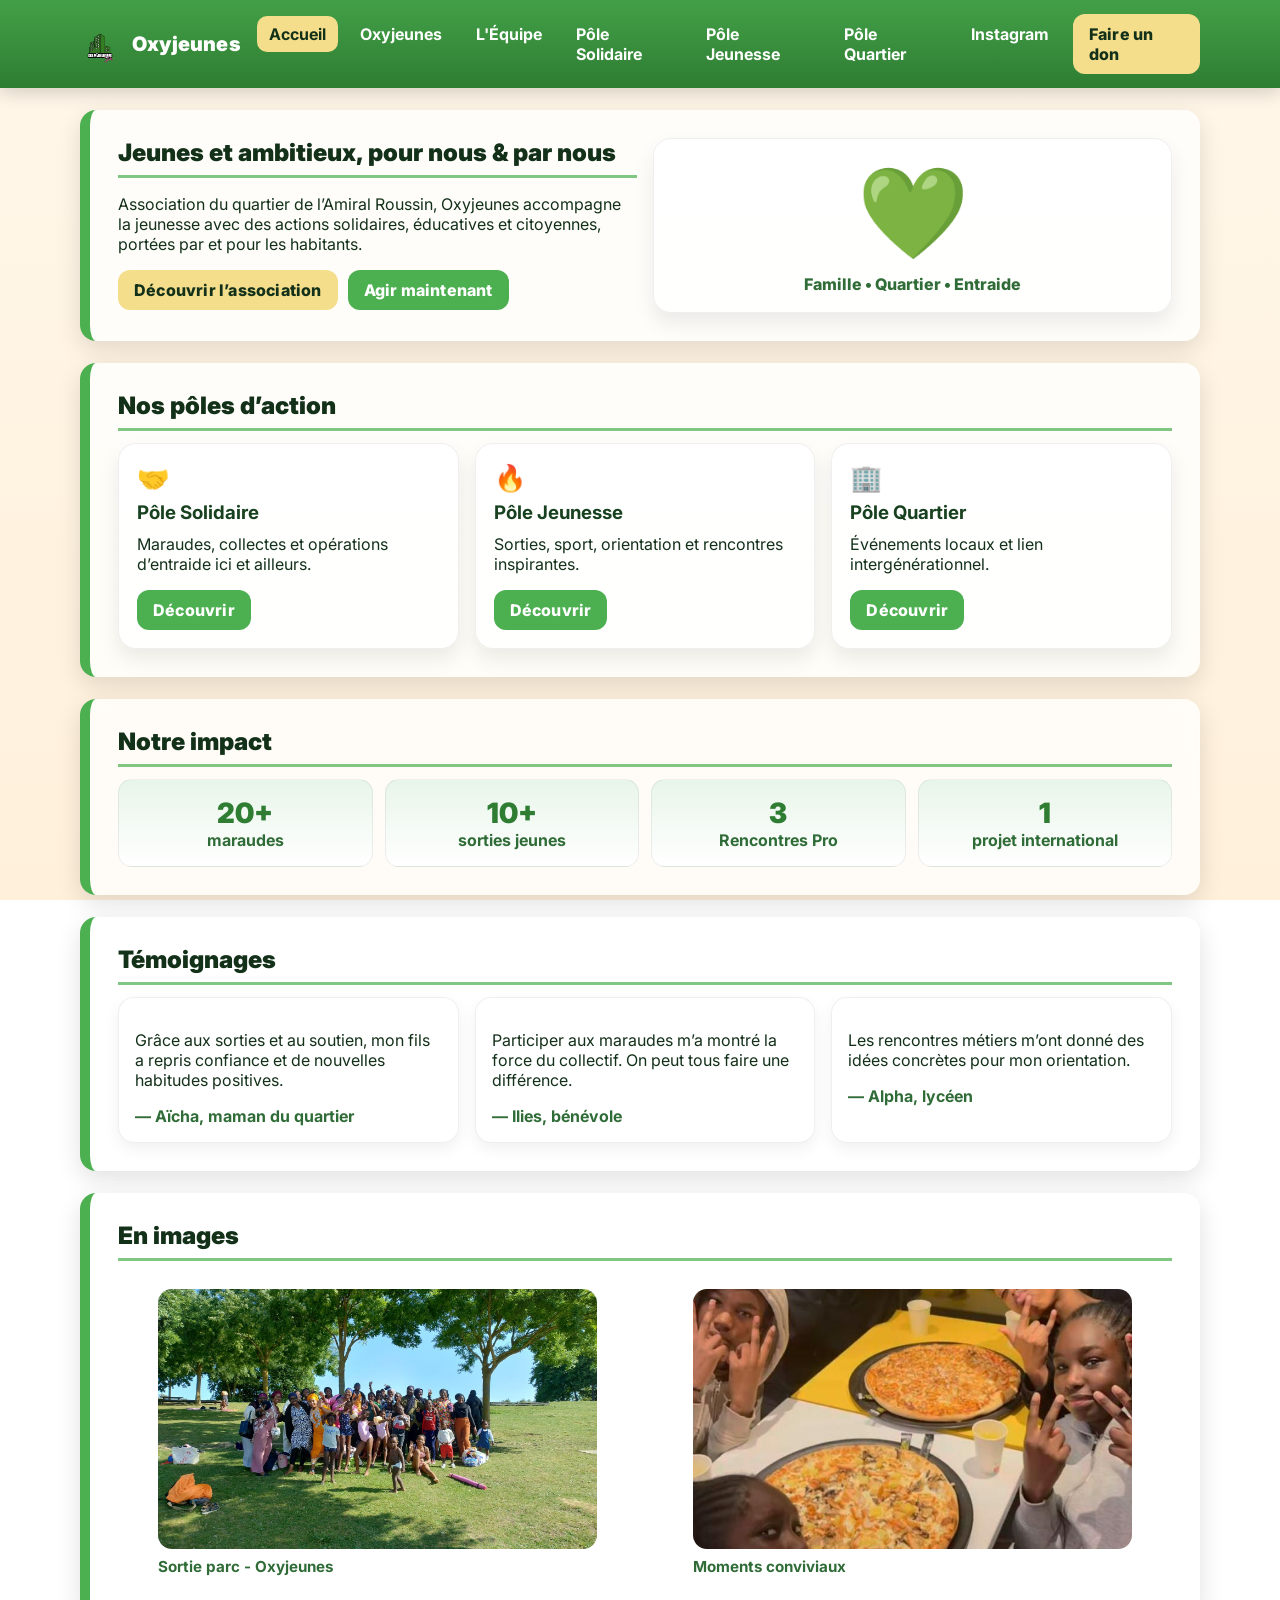
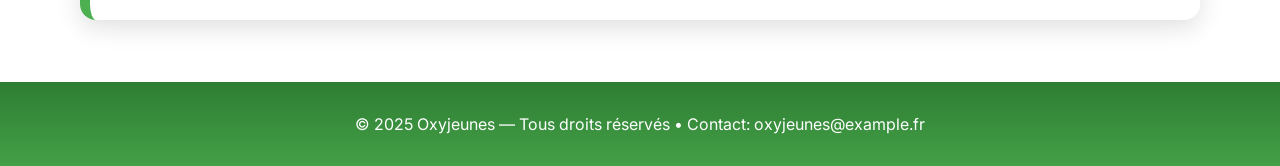
<file: index.html>
<!DOCTYPE html>
<html lang="fr">
<head>
  <meta charset="UTF-8" />
  <meta name="viewport" content="width=device-width, initial-scale=1" />
  <title>Oxyjeunes - Accueil</title>
  <link rel="preconnect" href="https://fonts.gstatic.com" crossorigin />
  <link href="https://fonts.googleapis.com/css2?family=Inter:wght@400;600;800;900&display=swap" rel="stylesheet">
  <link rel="stylesheet" href="style.css" />
  <script src="menu.js" defer></script>
</head>
<body>

  <!-- HEADER -->
  <header class="fixed-header">
    <div class="inner">
      <a class="brand" href="index.html" aria-label="Oxyjeunes">
        <img class="logo-img" src="images/logo-oxyjeunes.jpg" alt="Logo Oxyjeunes">
        <span class="name">Oxyjeunes</span>
      </a>
      <nav aria-label="Navigation principale">
        <ul id="menu">
          <li><a href="index.html" class="active">Accueil</a></li>
          <li><a href="oxyjeunes.html">Oxyjeunes</a></li>
          <li><a href="equipe.html">L'Équipe</a></li>
          <li><a href="solidaire.html">Pôle Solidaire</a></li>
          <li><a href="jeunesse.html">Pôle Jeunesse</a></li>
          <li><a href="quartier.html">Pôle Quartier</a></li>
          <li><a href="instagram.html">Instagram</a></li>
        </ul>
        <div class="cta-header">
          <a class="btn btn-primary" href="dons.html">Faire un don</a>
          <button id="menu-toggle" aria-label="Ouvrir le menu" aria-expanded="false">☰</button>
        </div>
      </nav>
    </div>
  </header>

  <main>
    <section class="section reveal">
      <div class="grid-2">
        <div>
          <h2 class="m-0">Jeunes et ambitieux, pour nous & par nous</h2>
          <p class="mt-16">
            Association du quartier de l’Amiral Roussin, Oxyjeunes accompagne la jeunesse avec des actions solidaires, éducatives et citoyennes, portées par et pour les habitants.
          </p>
          <div class="actions mt-16">
            <a class="btn btn-primary" href="oxyjeunes.html">Découvrir l’association</a>
            <a class="btn" style="background:var(--green-400); color:white" href="instagram.html">Agir maintenant</a>
          </div>
        </div>
        <div class="pole-card center" aria-hidden="true">
          <div style="font-size:90px">💚</div>
          <div class="mt-8" style="color:var(--muted); font-weight:800">Famille • Quartier • Entraide</div>
        </div>
      </div>
    </section>

    <!-- PÔLES D'ACTION -->
    <section class="section reveal">
      <h2>Nos pôles d’action</h2>
      <div class="grid-3">
        <a class="pole-card" href="solidaire.html">
          <div class="icon">🤝</div>
          <h3 class="m-0">Pôle Solidaire</h3>
          <p class="mt-8">Maraudes, collectes et opérations d’entraide ici et ailleurs.</p>
          <div class="actions mt-8"><span class="btn" style="background:var(--green-400); color:white">Découvrir</span></div>
        </a>
        <a class="pole-card" href="jeunesse.html">
          <div class="icon">🔥</div>
          <h3 class="m-0">Pôle Jeunesse</h3>
          <p class="mt-8">Sorties, sport, orientation et rencontres inspirantes.</p>
          <div class="actions mt-8"><span class="btn" style="background:var(--green-400); color:white">Découvrir</span></div>
        </a>
        <a class="pole-card" href="quartier.html">
          <div class="icon">🏢</div>
          <h3 class="m-0">Pôle Quartier</h3>
          <p class="mt-8">Événements locaux et lien intergénérationnel.</p>
          <div class="actions mt-8"><span class="btn" style="background:var(--green-400); color:white">Découvrir</span></div>
        </a>
      </div>
    </section>

    <!-- CHIFFRES CLÉS -->
    <section class="section reveal">
      <h2>Notre impact</h2>
      <div class="stats">
        <div class="stat"><div class="n">20+</div><div class="l">maraudes</div></div>
        <div class="stat"><div class="n">10+</div><div class="l">sorties jeunes</div></div>
        <div class="stat"><div class="n">3</div><div class="l">Rencontres Pro</div></div>
        <div class="stat"><div class="n">1</div><div class="l">projet international</div></div>
      </div>
    </section>

    <!-- TÉMOIGNAGES -->
    <section class="section reveal">
      <h2>Témoignages</h2>
      <div class="grid-3">
        <div class="testimonial">
          <p>Grâce aux sorties et au soutien, mon fils a repris confiance et de nouvelles habitudes positives.</p>
          <div class="who">— Aïcha, maman du quartier</div>
        </div>
        <div class="testimonial">
          <p>Participer aux maraudes m’a montré la force du collectif. On peut tous faire une différence.</p>
          <div class="who">— Ilies, bénévole</div>
        </div>
        <div class="testimonial">
          <p>Les rencontres métiers m’ont donné des idées concrètes pour mon orientation.</p>
          <div class="who">— Alpha, lycéen</div>
        </div>
      </div>
    </section>
    
    <!-- PHOTOS -->
    <section class="section reveal">
      <h2>En images</h2>
      <div class="grid-2">
        <figure class="photo">
          <img src="images/i3.jpg" alt="Grand groupe d’enfants et d’adultes souriants dans un parc, journée ensoleillée" loading="lazy">
          <figcaption>Sortie parc - Oxyjeunes</figcaption>
        </figure>
        <figure class="photo">
          <img src="images/i12.jpg" alt="Groupe de jeunes autour de deux grandes pizzas, ambiance conviviale" loading="lazy">
          <figcaption>Moments conviviaux</figcaption>
        </figure>
      </div>
    </section>
  </main>

  <!-- FOOTER -->
  <footer class="fixed-footer">
    <p>&copy; 2025 Oxyjeunes — Tous droits réservés • Contact: oxyjeunes@example.fr</p>
  </footer>

</body>
</html>
</file>
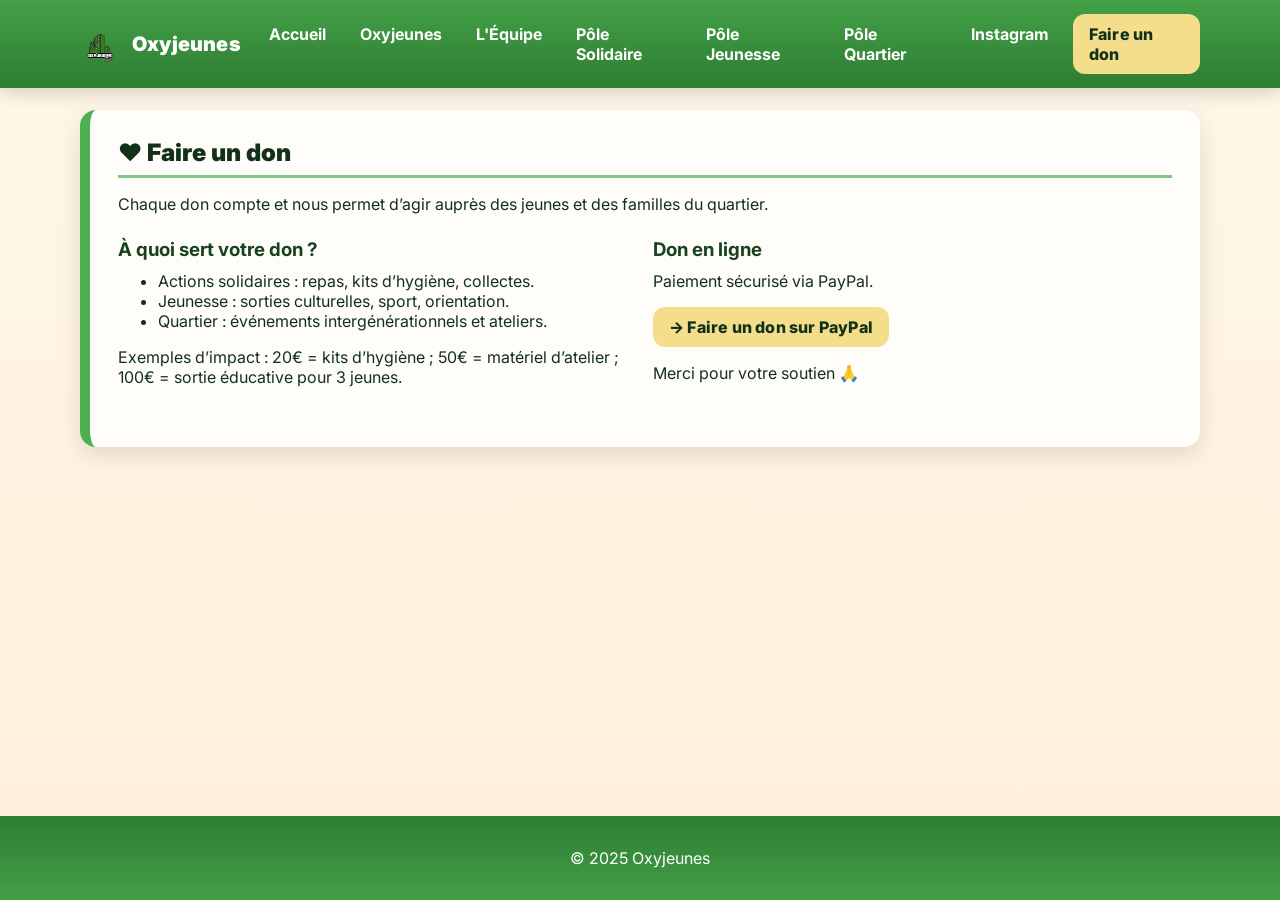
<file: dons.html>
<!DOCTYPE html>
<html lang="fr">
<head>
  <meta charset="UTF-8" />
  <meta name="viewport" content="width=device-width, initial-scale=1" />
  <title>Oxyjeunes - Faire un don</title>
  <link href="https://fonts.googleapis.com/css2?family=Inter:wght@400;600;800;900&display=swap" rel="stylesheet">
  <link rel="stylesheet" href="style.css" />
  <script src="menu.js" defer></script>
</head>
<body>

  <!-- HEADER -->
  <header class="fixed-header">
    <div class="inner">
      <a class="brand" href="index.html" aria-label="Oxyjeunes">
        <img class="logo-img" src="images/logo-oxyjeunes.jpg" alt="Logo Oxyjeunes">
        <span class="name">Oxyjeunes</span>
      </a>
      <nav aria-label="Navigation principale">
        <ul id="menu">
          <li><a href="index.html">Accueil</a></li>
          <li><a href="oxyjeunes.html">Oxyjeunes</a></li>
          <li><a href="equipe.html">L'Équipe</a></li>
          <li><a href="solidaire.html">Pôle Solidaire</a></li>
          <li><a href="jeunesse.html">Pôle Jeunesse</a></li>
          <li><a href="quartier.html">Pôle Quartier</a></li>
          <li><a href="instagram.html">Instagram</a></li>
        </ul>
        <div class="cta-header">
          <a class="btn btn-primary" href="dons.html">Faire un don</a>
          <button id="menu-toggle" aria-label="Ouvrir le menu" aria-expanded="false">☰</button>
        </div>
      </nav>
    </div>
  </header>

  <main>
    <section class="section reveal">
      <h2>❤️ Faire un don</h2>
      <p>Chaque don compte et nous permet d’agir auprès des jeunes et des familles du quartier.</p>

      <div class="grid-2 mt-16">
        <div>
          <h3>À quoi sert votre don ?</h3>
          <ul class="mt-8">
            <li>Actions solidaires : repas, kits d’hygiène, collectes.</li>
            <li>Jeunesse : sorties culturelles, sport, orientation.</li>
            <li>Quartier : événements intergénérationnels et ateliers.</li>
          </ul>
          <p class="mt-16">Exemples d’impact : 20€ = kits d’hygiène ; 50€ = matériel d’atelier ; 100€ = sortie éducative pour 3 jeunes.</p>
        </div>

        <div>
          <h3>Don en ligne</h3>
          <p class="mt-8">Paiement sécurisé via PayPal.</p>
          <p class="mt-8">
            <a class="btn btn-primary" href="https://paypal.me/oxyjeunes15?country.x=FR&locale.x=fr_FR" target="_blank" rel="noopener">→ Faire un don sur PayPal</a>
          </p>
          <p class="mt-8">Merci pour votre soutien 🙏</p>
        </div>
      </div>

      <div class="actions mt-16"></div>
    </section>
  </main>

  <!-- FOOTER -->
  <footer class="fixed-footer">
    <p>&copy; 2025 Oxyjeunes</p>
  </footer>

</body>
</html>
</file>
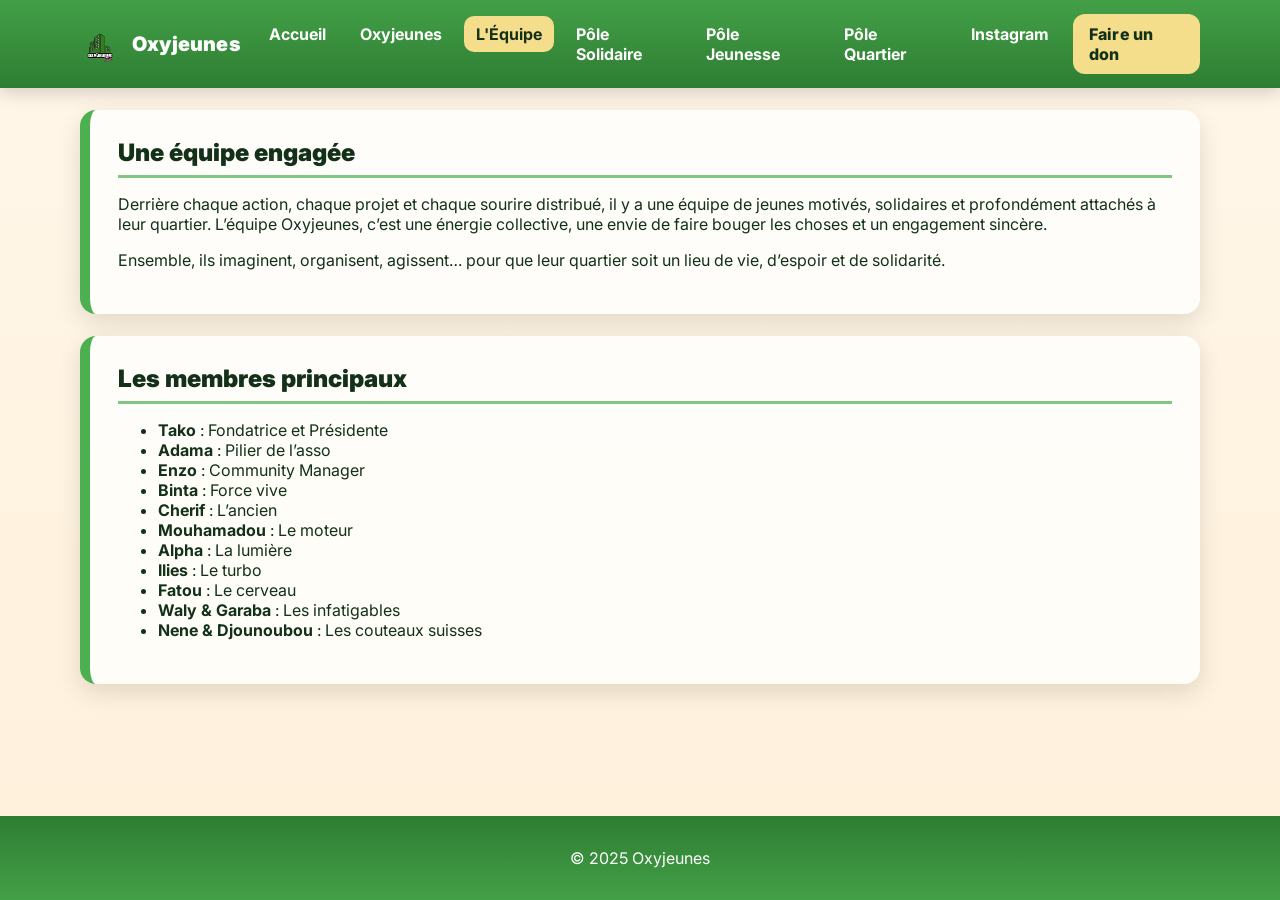
<file: equipe.html>
<!DOCTYPE html>
<html lang="fr">
<head>
  <meta charset="UTF-8" />
  <meta name="viewport" content="width=device-width, initial-scale=1" />
  <title>Oxyjeunes - L'Équipe</title>
  <link href="https://fonts.googleapis.com/css2?family=Inter:wght@400;600;800;900&display=swap" rel="stylesheet">
  <link rel="stylesheet" href="style.css" />
  <script src="menu.js" defer></script>
</head>
<body>

  <!-- HEADER -->
  <header class="fixed-header">
    <div class="inner">
      <a class="brand" href="index.html" aria-label="Oxyjeunes">
        <img class="logo-img" src="images/logo-oxyjeunes.jpg" alt="Logo Oxyjeunes">
        <span class="name">Oxyjeunes</span>
      </a>
      <nav aria-label="Navigation principale">
        <ul id="menu">
          <li><a href="index.html">Accueil</a></li>
          <li><a href="oxyjeunes.html">Oxyjeunes</a></li>
          <li><a href="equipe.html" class="active">L'Équipe</a></li>
          <li><a href="solidaire.html">Pôle Solidaire</a></li>
          <li><a href="jeunesse.html">Pôle Jeunesse</a></li>
          <li><a href="quartier.html">Pôle Quartier</a></li>
          <li><a href="instagram.html">Instagram</a></li>
        </ul>
        <div class="cta-header">
          <a class="btn btn-primary" href="dons.html">Faire un don</a>
          <button id="menu-toggle" aria-label="Ouvrir le menu" aria-expanded="false">☰</button>
        </div>
      </nav>
    </div>
  </header>

  <main>
    <!-- PRÉSENTATION ÉQUIPE -->
    <section class="section reveal">
      <h2>Une équipe engagée</h2>
      <p>
        Derrière chaque action, chaque projet et chaque sourire distribué, il y a une équipe de jeunes motivés, 
        solidaires et profondément attachés à leur quartier. L’équipe Oxyjeunes, c’est une énergie collective, 
        une envie de faire bouger les choses et un engagement sincère.
      </p>
      <p>
        Ensemble, ils imaginent, organisent, agissent… pour que leur quartier soit un lieu de vie, d’espoir et de solidarité.
      </p>
    </section>

    <!-- MEMBRES -->
    <section class="section reveal">
      <h2>Les membres principaux</h2>
      <ul>
        <li><strong>Tako</strong> : Fondatrice et Présidente</li>
        <li><strong>Adama</strong> : Pilier de l’asso</li>
        <li><strong>Enzo</strong> : Community Manager</li>
        <li><strong>Binta</strong> : Force vive</li>
        <li><strong>Cherif</strong> : L’ancien</li>
        <li><strong>Mouhamadou</strong> : Le moteur</li>
        <li><strong>Alpha</strong> : La lumière</li>
        <li><strong>Ilies</strong> : Le turbo</li>
        <li><strong>Fatou</strong> : Le cerveau</li>
        <li><strong>Waly & Garaba</strong> : Les infatigables</li>
        <li><strong>Nene & Djounoubou</strong> : Les couteaux suisses</li>
      </ul>
    </section>
  </main>

  <!-- FOOTER -->
  <footer class="fixed-footer">
    <p>&copy; 2025 Oxyjeunes</p>
  </footer>

</body>
</html>
</file>
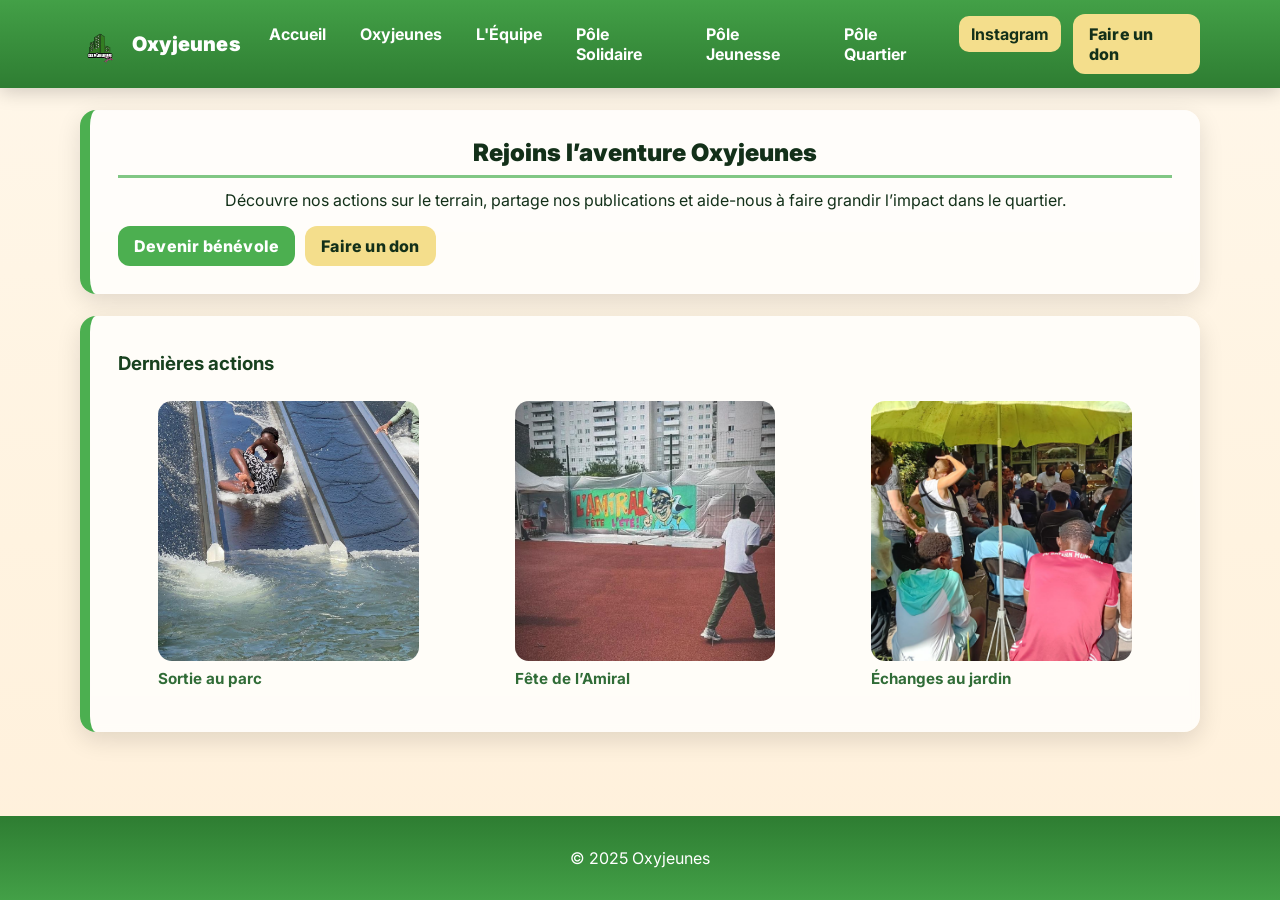
<file: instagram.html>
<!DOCTYPE html>
<html lang="fr">
<head>
  <meta charset="UTF-8" />
  <meta name="viewport" content="width=device-width, initial-scale=1" />
  <title>Oxyjeunes - Instagram</title>
  <link href="https://fonts.googleapis.com/css2?family=Inter:wght@400;600;800;900&display=swap" rel="stylesheet">
  <link rel="stylesheet" href="style.css" />
  <script src="menu.js" defer></script>
</head>
<body>

  <!-- HEADER -->
  <header class="fixed-header">
    <div class="inner">
      <a class="brand" href="index.html" aria-label="Oxyjeunes">
        <img class="logo-img" src="images/logo-oxyjeunes.jpg" alt="Logo Oxyjeunes">
        <span class="name">Oxyjeunes</span>
      </a>
      <nav aria-label="Navigation principale">
        <ul id="menu">
          <li><a href="index.html">Accueil</a></li>
          <li><a href="oxyjeunes.html">Oxyjeunes</a></li>
          <li><a href="equipe.html">L'Équipe</a></li>
          <li><a href="solidaire.html">Pôle Solidaire</a></li>
          <li><a href="jeunesse.html">Pôle Jeunesse</a></li>
          <li><a href="quartier.html">Pôle Quartier</a></li>
          <li><a href="instagram.html" class="active">Instagram</a></li>
        </ul>
        <div class="cta-header">
          <a class="btn btn-primary" href="dons.html">Faire un don</a>
          <button id="menu-toggle" aria-label="Ouvrir le menu" aria-expanded="false">☰</button>
        </div>
      </nav>
    </div>
  </header>

  <main>
    <section class="section reveal center">
      <h2 class="m-0">Rejoins l’aventure Oxyjeunes</h2>
      <p class="mt-8">Découvre nos actions sur le terrain, partage nos publications et aide-nous à faire grandir l’impact dans le quartier.</p>
      <div class="actions mt-16">
        <a class="btn" style="background:var(--green-400); color:white" href="https://www.instagram.com/oxyjeunes_/" target="_blank" rel="noopener">Devenir bénévole</a>
        <a class="btn btn-primary" href="dons.html">Faire un don</a>
      </div>
    </section>

    <!-- DERNIÈRES ACTIONS -->
    <section class="section reveal">
      <h3>Dernières actions</h3>
      <div class="grid-3">
        <figure class="photo">
          <img src="images/tobogan.jpg" alt="Jeune qui descend un toboggan d’eau, éclaboussures" loading="lazy">
          <figcaption>Sortie au parc</figcaption>
        </figure>
        <figure class="photo">
          <img src="images/feteamiral.jpg" alt="Terrain rouge de quartier avec banderole L’Amiral fête l’été" loading="lazy">
          <figcaption>Fête de l’Amiral</figcaption>
        </figure>
        <figure class="photo">
          <img src="images/i5.jpg" alt="Atelier au jardin avec de nombreux jeunes sous un parasol" loading="lazy">
          <figcaption>Échanges au jardin</figcaption>
        </figure>
      </div>
    </section>
  </main>

  <!-- FOOTER -->
  <footer class="fixed-footer">
    <p>&copy; 2025 Oxyjeunes</p>
  </footer>

</body>
</html>
</file>
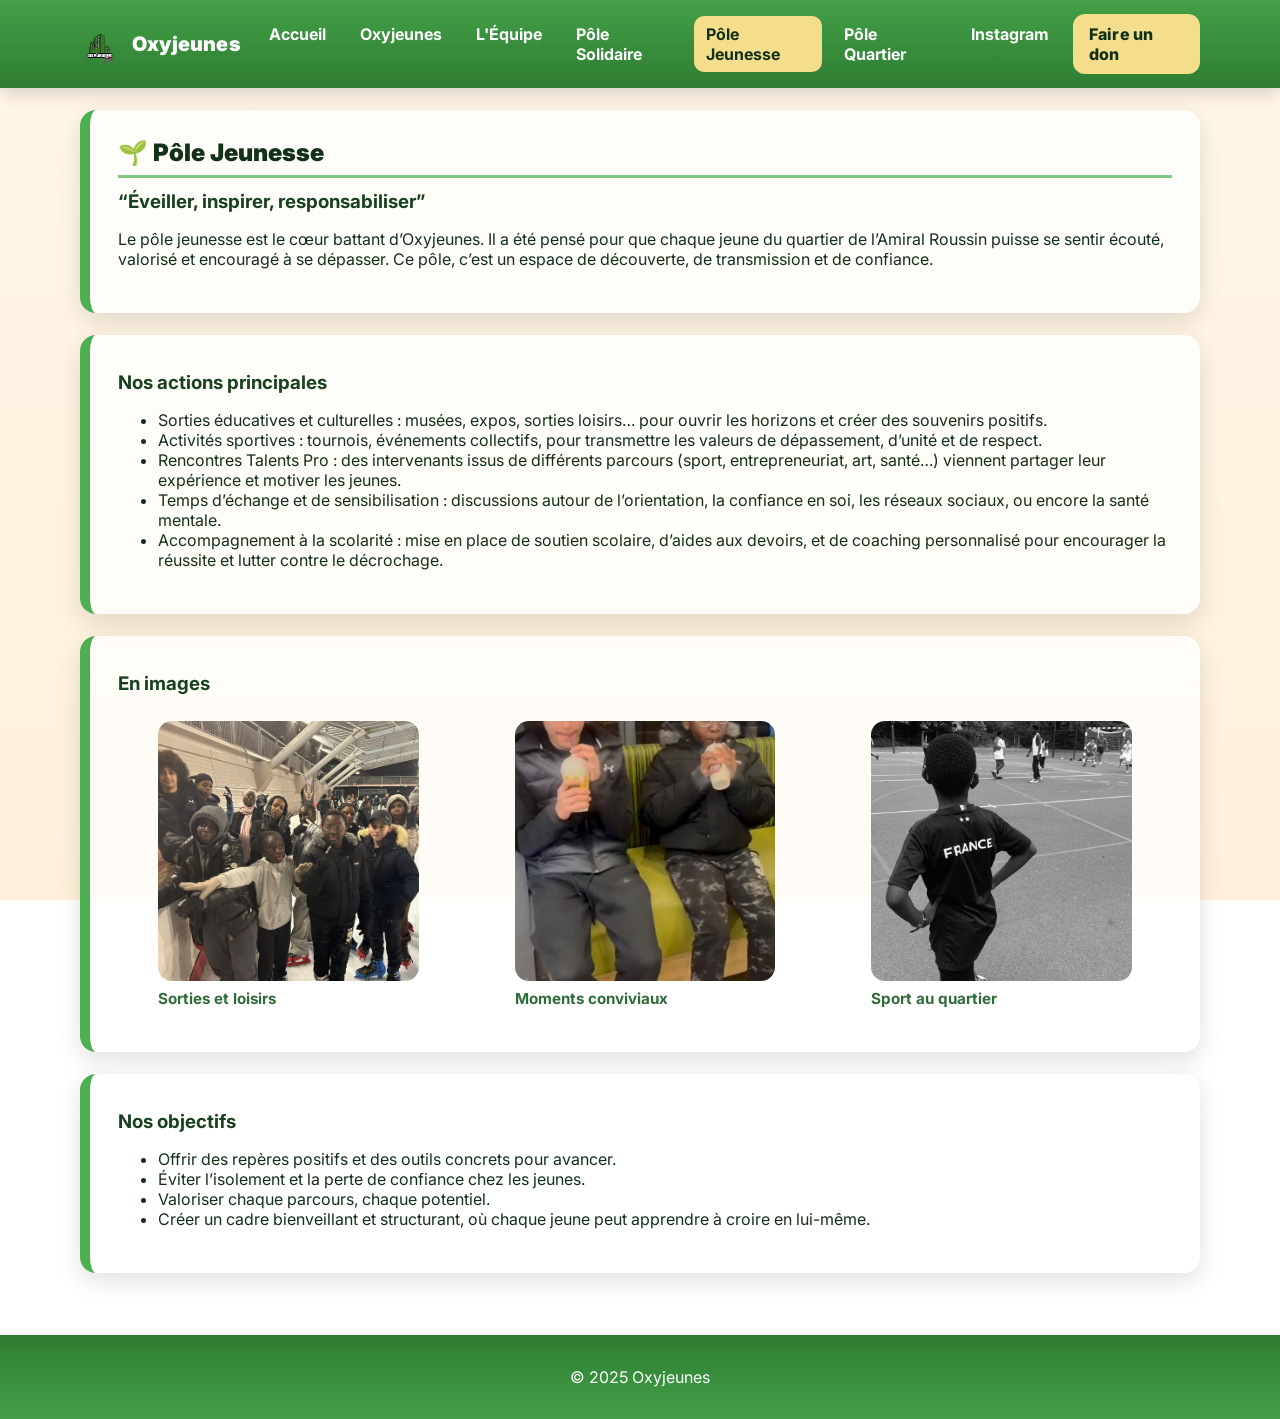
<file: jeunesse.html>
<!DOCTYPE html>
<html lang="fr">
<head>
  <meta charset="UTF-8" />
  <meta name="viewport" content="width=device-width, initial-scale=1" />
  <title>Oxyjeunes - Pôle Jeunesse</title>
  <link href="https://fonts.googleapis.com/css2?family=Inter:wght@400;600;800;900&display=swap" rel="stylesheet">
  <link rel="stylesheet" href="style.css" />
  <script src="menu.js" defer></script>
</head>
<body>

  <!-- HEADER -->
  <header class="fixed-header">
    <div class="inner">
      <a class="brand" href="index.html" aria-label="Oxyjeunes">
        <img class="logo-img" src="images/logo-oxyjeunes.jpg" alt="Logo Oxyjeunes">
        <span class="name">Oxyjeunes</span>
      </a>
      <nav aria-label="Navigation principale">
        <ul id="menu">
          <li><a href="index.html">Accueil</a></li>
          <li><a href="oxyjeunes.html">Oxyjeunes</a></li>
          <li><a href="equipe.html">L'Équipe</a></li>
          <li><a href="solidaire.html">Pôle Solidaire</a></li>
          <li><a href="jeunesse.html" class="active">Pôle Jeunesse</a></li>
          <li><a href="quartier.html">Pôle Quartier</a></li>
          <li><a href="instagram.html">Instagram</a></li>
        </ul>
        <div class="cta-header">
          <a class="btn btn-primary" href="dons.html">Faire un don</a>
          <button id="menu-toggle" aria-label="Ouvrir le menu" aria-expanded="false">☰</button>
        </div>
      </nav>
    </div>
  </header>

  <main>
    <section class="section reveal">
      <h2>🌱 Pôle Jeunesse</h2>
      <h3>“Éveiller, inspirer, responsabiliser”</h3>
      <p>Le pôle jeunesse est le cœur battant d’Oxyjeunes. Il a été pensé pour que chaque jeune du quartier de l’Amiral Roussin puisse se sentir écouté, valorisé et encouragé à se dépasser. Ce pôle, c’est un espace de découverte, de transmission et de confiance.</p>
    </section>

    <!-- ACTIONS -->
    <section class="section reveal">
      <h3>Nos actions principales</h3>
      <ul>
        <li>Sorties éducatives et culturelles : musées, expos, sorties loisirs… pour ouvrir les horizons et créer des souvenirs positifs.</li>
        <li>Activités sportives : tournois, événements collectifs, pour transmettre les valeurs de dépassement, d’unité et de respect.</li>
        <li>Rencontres Talents Pro : des intervenants issus de différents parcours (sport, entrepreneuriat, art, santé…) viennent partager leur expérience et motiver les jeunes.</li>
        <li>Temps d’échange et de sensibilisation : discussions autour de l’orientation, la confiance en soi, les réseaux sociaux, ou encore la santé mentale.</li>
        <li>Accompagnement à la scolarité : mise en place de soutien scolaire, d’aides aux devoirs, et de coaching personnalisé pour encourager la réussite et lutter contre le décrochage.</li>
      </ul>
    </section>

    <!-- PHOTOS -->
    <section class="section reveal">
      <h3>En images</h3>
      <div class="grid-3">
        <figure class="photo">
          <img src="images/I2.jpg" alt="Groupe de jeunes à la patinoire, rassemblés et souriants" loading="lazy">
          <figcaption>Sorties et loisirs</figcaption>
        </figure>
        <figure class="photo">
          <img src="images/i14.jpg" alt="Deux adolescents dégustant un milkshake dans un fast-food" loading="lazy">
          <figcaption>Moments conviviaux</figcaption>
        </figure>
        <figure class="photo">
          <img src="images/i7bis.jpg" alt="Jeune au terrain de sport du quartier, ballon au pied, match en cours" loading="lazy">
          <figcaption>Sport au quartier</figcaption>
        </figure>
      </div>
    </section>

    <!-- OBJECTIFS -->
    <section class="section reveal">
      <h3>Nos objectifs</h3>
      <ul>
        <li>Offrir des repères positifs et des outils concrets pour avancer.</li>
        <li>Éviter l’isolement et la perte de confiance chez les jeunes.</li>
        <li>Valoriser chaque parcours, chaque potentiel.</li>
        <li>Créer un cadre bienveillant et structurant, où chaque jeune peut apprendre à croire en lui-même.</li>
      </ul>
    </section>
  </main>

  <!-- FOOTER -->
  <footer class="fixed-footer">
    <p>&copy; 2025 Oxyjeunes</p>
  </footer>

</body>
</html>
</file>
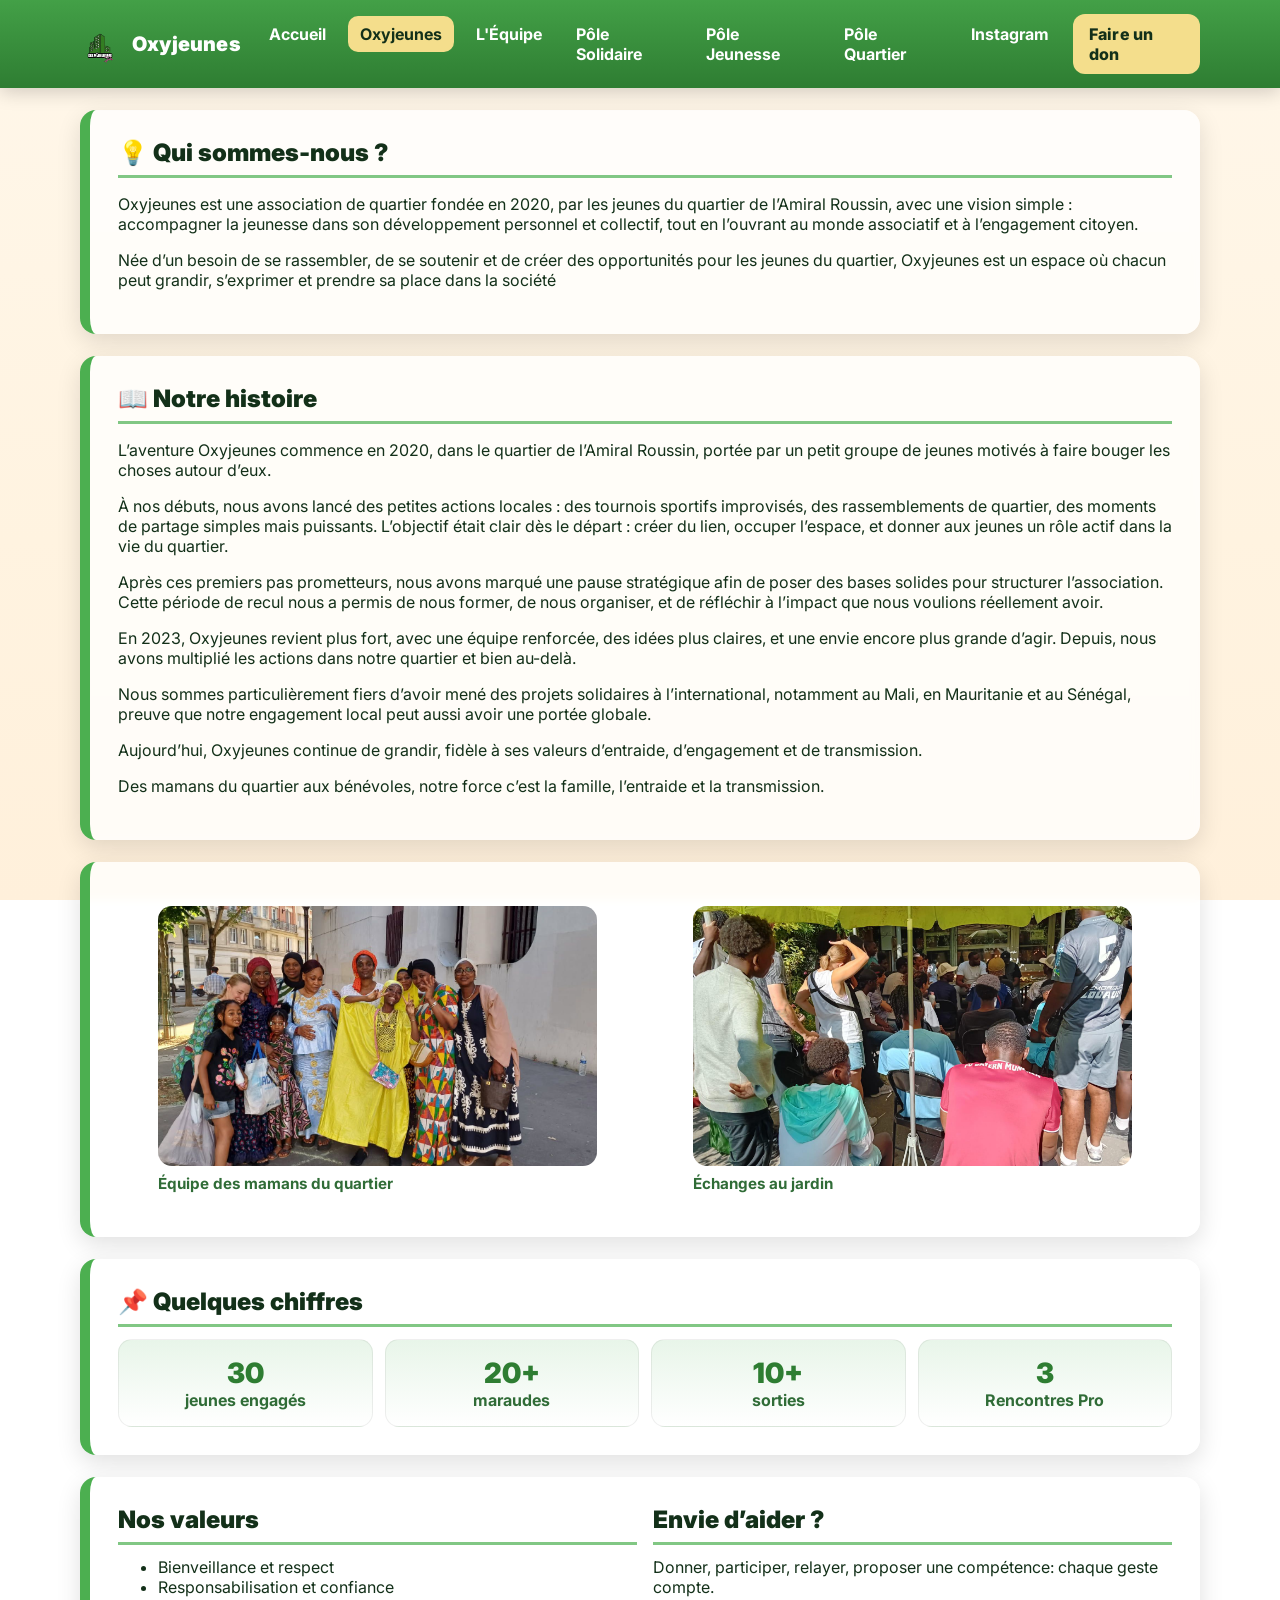
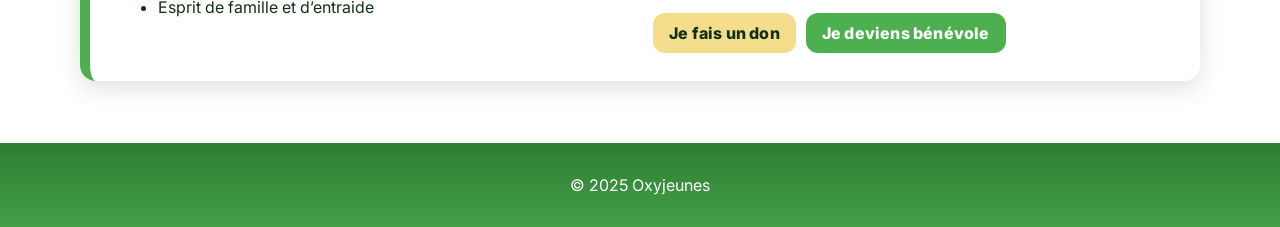
<file: oxyjeunes.html>
<!DOCTYPE html>
<html lang="fr">
<head>
  <meta charset="UTF-8" />
  <meta name="viewport" content="width=device-width, initial-scale=1" />
  <title>Oxyjeunes - Qui sommes-nous ?</title>
  <link href="https://fonts.googleapis.com/css2?family=Inter:wght@400;600;800;900&display=swap" rel="stylesheet">
  <link rel="stylesheet" href="style.css" />
  <script src="menu.js" defer></script>
</head>
<body>

  <!-- HEADER -->
  <header class="fixed-header">
    <div class="inner">
      <a class="brand" href="index.html" aria-label="Oxyjeunes">
        <img class="logo-img" src="images/logo-oxyjeunes.jpg" alt="Logo Oxyjeunes">
        <span class="name">Oxyjeunes</span>
      </a>
      <nav aria-label="Navigation principale">
        <ul id="menu">
          <li><a href="index.html">Accueil</a></li>
          <li><a href="oxyjeunes.html" class="active">Oxyjeunes</a></li>
          <li><a href="equipe.html">L'Équipe</a></li>
          <li><a href="solidaire.html">Pôle Solidaire</a></li>
          <li><a href="jeunesse.html">Pôle Jeunesse</a></li>
          <li><a href="quartier.html">Pôle Quartier</a></li>
          <li><a href="instagram.html">Instagram</a></li>
        </ul>
        <div class="cta-header">
          <a class="btn btn-primary" href="dons.html">Faire un don</a>
          <button id="menu-toggle" aria-label="Ouvrir le menu" aria-expanded="false">☰</button>
        </div>
      </nav>
    </div>
  </header>

  <main>
    <section class="section reveal">
      <h2>💡 Qui sommes-nous ?</h2>
      <p>Oxyjeunes est une association de quartier fondée en 2020, par les jeunes du quartier de l’Amiral Roussin, avec une vision simple : accompagner la jeunesse dans son développement personnel et collectif, tout en l’ouvrant au monde associatif et à l’engagement citoyen.</p>
      <p class="mt-8">Née d’un besoin de se rassembler, de se soutenir et de créer des opportunités pour les jeunes du quartier, Oxyjeunes est un espace où chacun peut grandir, s’exprimer et prendre sa place dans la société</p>
    </section>

    <!-- HISTOIRE -->
    <section class="section reveal">
      <h2>📖 Notre histoire</h2>
      <p>L’aventure Oxyjeunes commence en 2020, dans le quartier de l’Amiral Roussin, portée par un petit groupe de jeunes motivés à faire bouger les choses autour d’eux.</p>
      <p>À nos débuts, nous avons lancé des petites actions locales : des tournois sportifs improvisés, des rassemblements de quartier, des moments de partage simples mais puissants. L’objectif était clair dès le départ : créer du lien, occuper l’espace, et donner aux jeunes un rôle actif dans la vie du quartier.</p>
      <p>Après ces premiers pas prometteurs, nous avons marqué une pause stratégique afin de poser des bases solides pour structurer l’association. Cette période de recul nous a permis de nous former, de nous organiser, et de réfléchir à l’impact que nous voulions réellement avoir.</p>
      <p>En 2023, Oxyjeunes revient plus fort, avec une équipe renforcée, des idées plus claires, et une envie encore plus grande d’agir. Depuis, nous avons multiplié les actions dans notre quartier et bien au-delà.</p>
      <p>Nous sommes particulièrement fiers d’avoir mené des projets solidaires à l’international, notamment au Mali, en Mauritanie et au Sénégal, preuve que notre engagement local peut aussi avoir une portée globale.</p>
      <p>Aujourd’hui, Oxyjeunes continue de grandir, fidèle à ses valeurs d’entraide, d’engagement et de transmission.</p>
      <p class="mt-8">Des mamans du quartier aux bénévoles, notre force c’est la famille, l’entraide et la transmission.</p>
    </section>

    <!-- PHOTOS -->
    <section class="section reveal">
      <div class="grid-2">
        <figure class="photo">
          <img src="images/i8.jpg" alt="Femmes et enfants du quartier posant dans la rue, tenues traditionnelles et sourires" loading="lazy">
          <figcaption>Équipe des mamans du quartier</figcaption>
        </figure>
        <figure class="photo">
          <img src="images/i5.jpg" alt="Groupe de jeunes sous un grand parasol, discussion collective lors d’un atelier" loading="lazy">
          <figcaption>Échanges au jardin</figcaption>
        </figure>
      </div>
    </section>

    <!-- CHIFFRES CLÉS -->
    <section class="section reveal">
      <h2>📌 Quelques chiffres</h2>
      <div class="stats">
        <div class="stat"><div class="n">30</div><div class="l">jeunes engagés</div></div>
        <div class="stat"><div class="n">20+</div><div class="l">maraudes</div></div>
        <div class="stat"><div class="n">10+</div><div class="l">sorties</div></div>
        <div class="stat"><div class="n">3</div><div class="l">Rencontres Pro</div></div>
      </div>
    </section>

    <!-- VALEURS -->
    <section class="section reveal grid-2">
      <div>
        <h2>Nos valeurs</h2>
        <ul class="mt-8">
          <li>Bienveillance et respect</li>
          <li>Responsabilisation et confiance</li>
          <li>Esprit de famille et d’entraide</li>
        </ul>
      </div>
      <div>
        <h2>Envie d’aider ?</h2>
        <p class="mt-8">Donner, participer, relayer, proposer une compétence: chaque geste compte.</p>
        <div class="actions mt-8">
          <a class="btn btn-primary" href="dons.html">Je fais un don</a>
          <a class="btn" style="background:var(--green-400); color:white" href="instagram.html">Je deviens bénévole</a>
        </div>
      </div>
    </section>
  </main>

  <!-- FOOTER -->
  <footer class="fixed-footer">
    <p>&copy; 2025 Oxyjeunes</p>
  </footer>

</body>
</html>
</file>
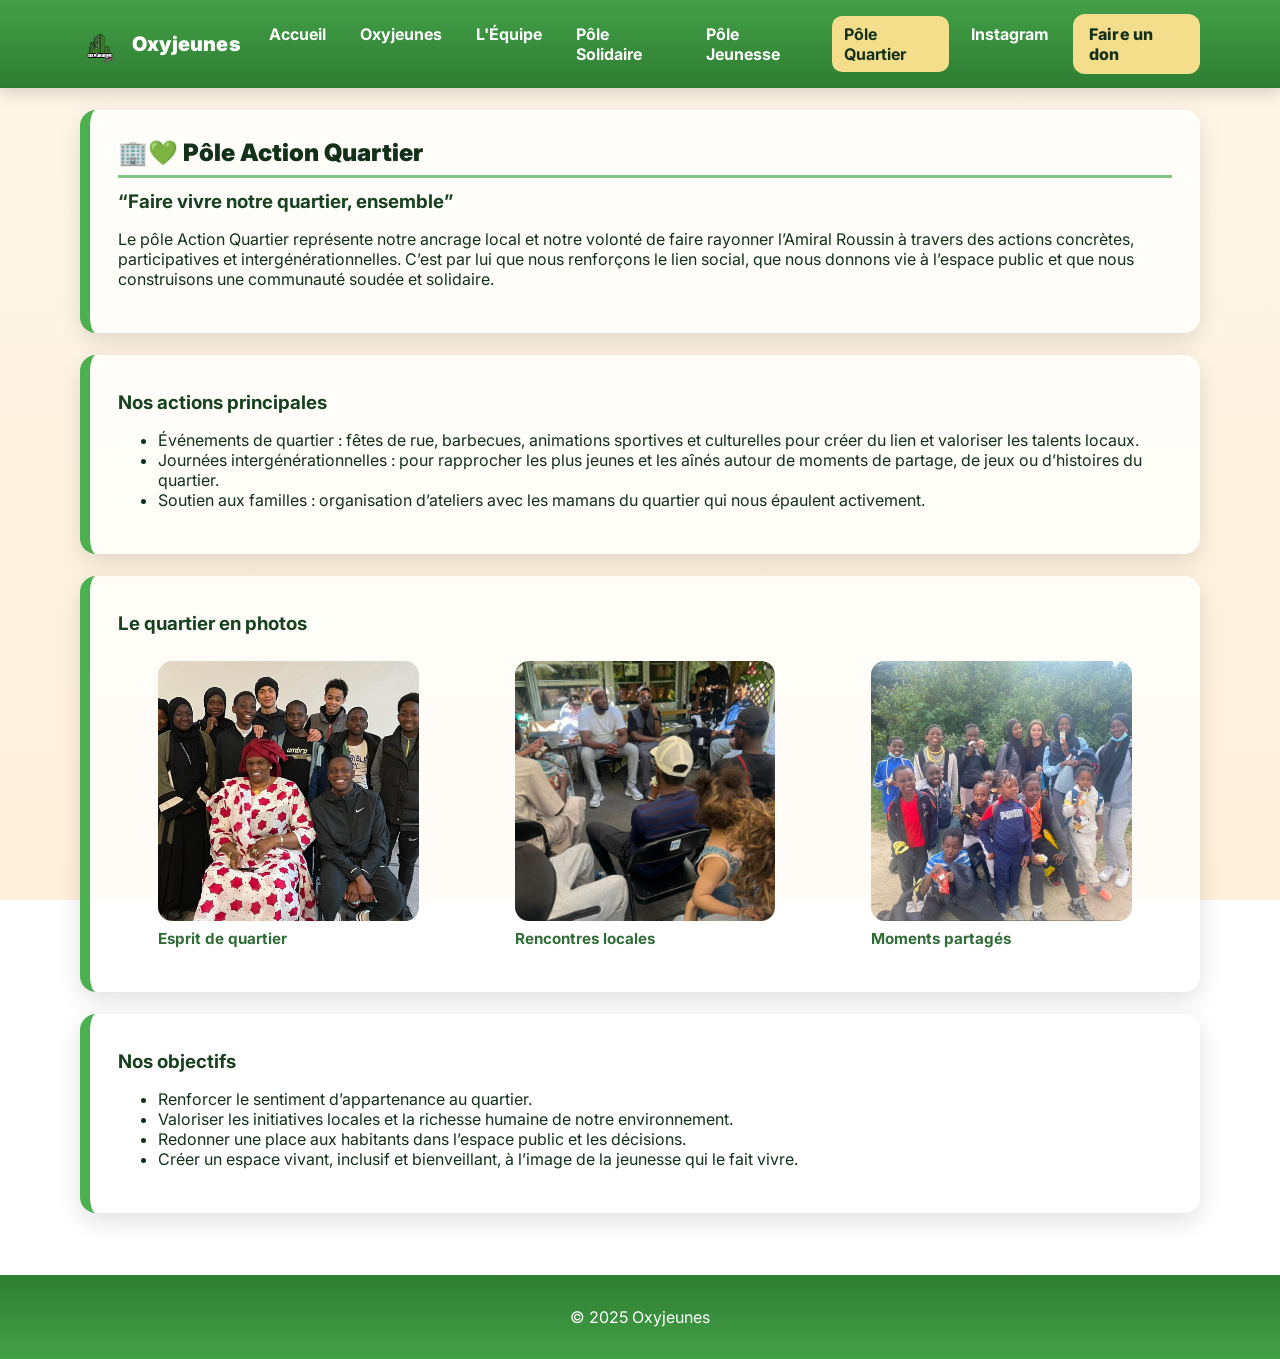
<file: quartier.html>
<!DOCTYPE html>
<html lang="fr">
<head>
  <meta charset="UTF-8" />
  <meta name="viewport" content="width=device-width, initial-scale=1" />
  <title>Oxyjeunes - Pôle Quartier</title>
  <link href="https://fonts.googleapis.com/css2?family=Inter:wght@400;600;800;900&display=swap" rel="stylesheet">
  <link rel="stylesheet" href="style.css" />
  <script src="menu.js" defer></script>
</head>
<body>

  <!-- HEADER -->
  <header class="fixed-header">
    <div class="inner">
      <a class="brand" href="index.html" aria-label="Oxyjeunes">
        <img class="logo-img" src="images/logo-oxyjeunes.jpg" alt="Logo Oxyjeunes">
        <span class="name">Oxyjeunes</span>
      </a>
      <nav aria-label="Navigation principale">
        <ul id="menu">
          <li><a href="index.html">Accueil</a></li>
          <li><a href="oxyjeunes.html">Oxyjeunes</a></li>
          <li><a href="equipe.html">L'Équipe</a></li>
          <li><a href="solidaire.html">Pôle Solidaire</a></li>
          <li><a href="jeunesse.html">Pôle Jeunesse</a></li>
          <li><a href="quartier.html" class="active">Pôle Quartier</a></li>
          <li><a href="instagram.html">Instagram</a></li>
        </ul>
        <div class="cta-header">
          <a class="btn btn-primary" href="dons.html">Faire un don</a>
          <button id="menu-toggle" aria-label="Ouvrir le menu" aria-expanded="false">☰</button>
        </div>
      </nav>
    </div>
  </header>

  <main>
    <section class="section reveal">
      <h2>🏢💚 Pôle Action Quartier</h2>
      <h3>“Faire vivre notre quartier, ensemble”</h3>
      <p>Le pôle Action Quartier représente notre ancrage local et notre volonté de faire rayonner l’Amiral Roussin à travers des actions concrètes, participatives et intergénérationnelles. C’est par lui que nous renforçons le lien social, que nous donnons vie à l’espace public et que nous construisons une communauté soudée et solidaire.</p>
    </section>

    <!-- ACTIONS MENÉES -->
    <section class="section reveal">
      <h3>Nos actions principales</h3>
      <ul>
        <li>Événements de quartier : fêtes de rue, barbecues, animations sportives et culturelles pour créer du lien et valoriser les talents locaux.</li>
        <li>Journées intergénérationnelles : pour rapprocher les plus jeunes et les aînés autour de moments de partage, de jeux ou d’histoires du quartier.</li>
        <li>Soutien aux familles : organisation d’ateliers avec les mamans du quartier qui nous épaulent activement.</li>
      </ul>
    </section>

    <!-- PHOTOS -->
    <section class="section reveal">
      <h3>Le quartier en photos</h3>
      <div class="grid-3">
        <figure class="photo">
          <img src="images/i1.jpg" alt="Groupe de mamans et d’enfants en tenue colorée dans la rue du quartier" loading="lazy">
          <figcaption>Esprit de quartier</figcaption>
        </figure>
        <figure class="photo">
          <img src="images/i5bis.jpg" alt="Échange de quartier sous un parasol avec de nombreux jeunes" loading="lazy">
          <figcaption>Rencontres locales</figcaption>
        </figure>
        <figure class="photo">
          <img src="images/i11.jpg" alt="Grande photo de groupe de familles et enfants au parc" loading="lazy">
          <figcaption>Moments partagés</figcaption>
        </figure>
      </div>
    </section>

    <!-- OBJECTIFS -->
    <section class="section reveal">
      <h3>Nos objectifs</h3>
      <ul>
        <li>Renforcer le sentiment d’appartenance au quartier.</li>
        <li>Valoriser les initiatives locales et la richesse humaine de notre environnement.</li>
        <li>Redonner une place aux habitants dans l’espace public et les décisions.</li>
        <li>Créer un espace vivant, inclusif et bienveillant, à l’image de la jeunesse qui le fait vivre.</li>
      </ul>
    </section>
  </main>

  <!-- FOOTER -->
  <footer class="fixed-footer">
    <p>&copy; 2025 Oxyjeunes</p>
  </footer>

</body>
</html>
</file>
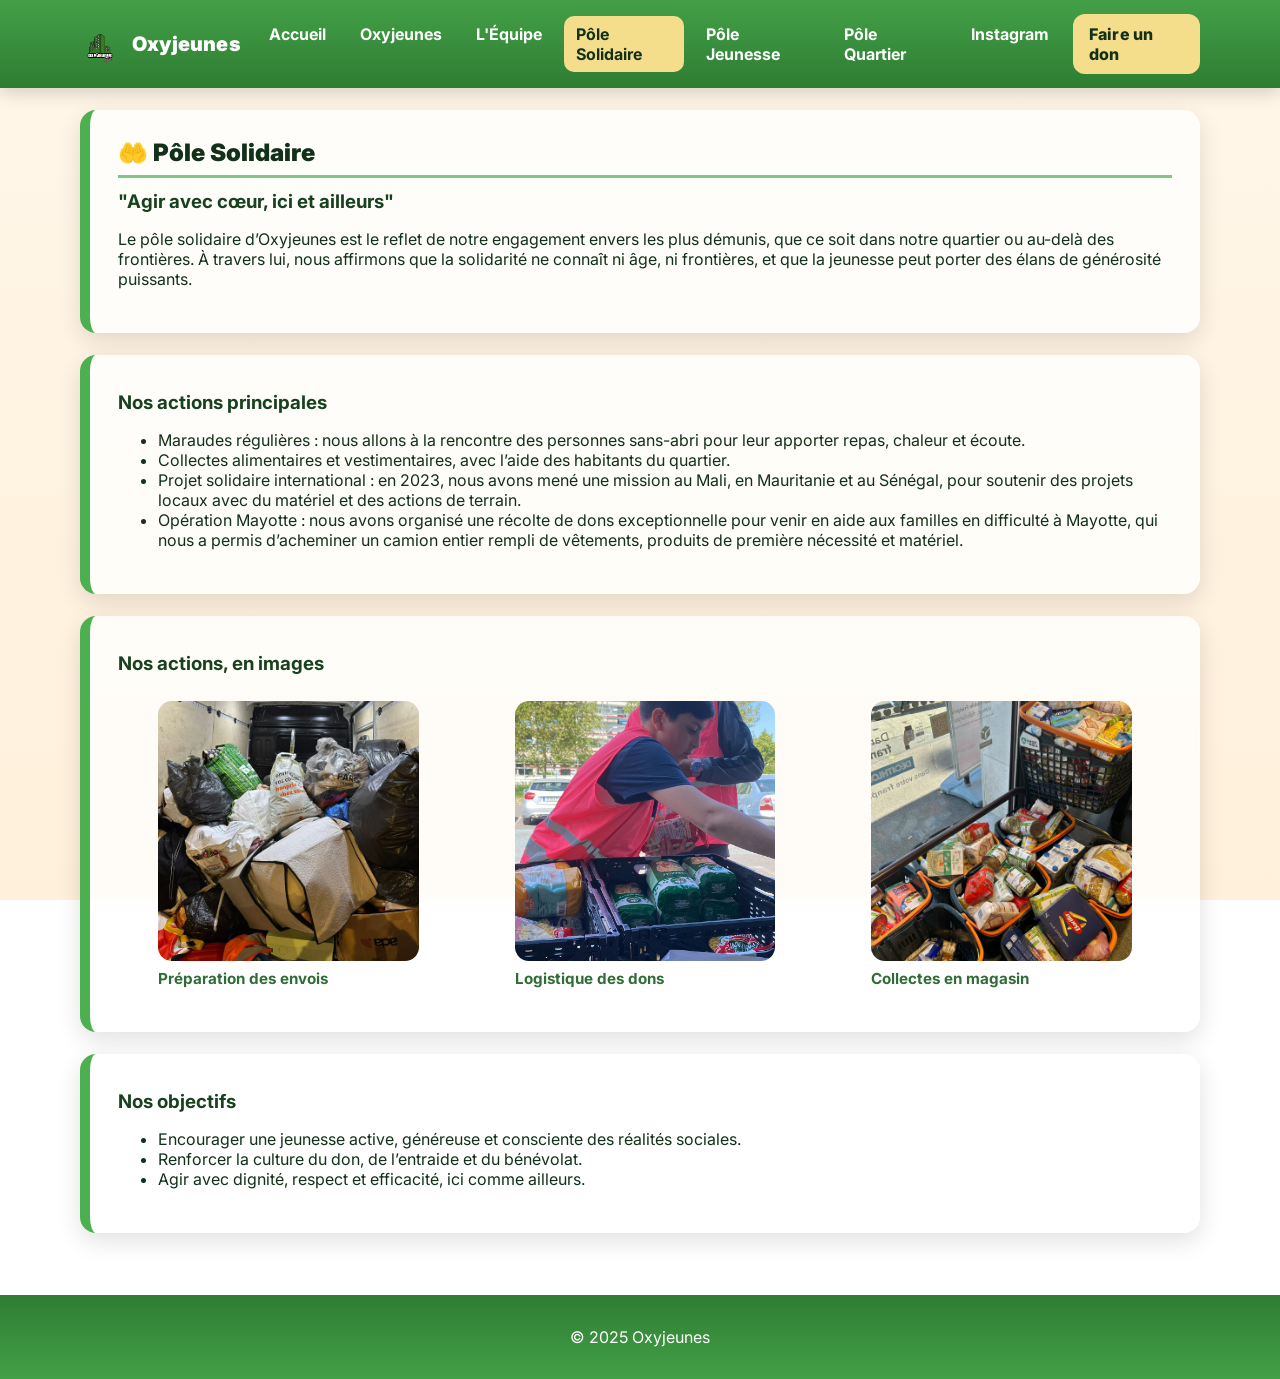
<file: solidaire.html>
<!DOCTYPE html>
<html lang="fr">
<head>
  <meta charset="UTF-8" />
  <meta name="viewport" content="width=device-width, initial-scale=1" />
  <title>Oxyjeunes - Pôle Solidaire</title>
  <link href="https://fonts.googleapis.com/css2?family=Inter:wght@400;600;800;900&display=swap" rel="stylesheet">
  <link rel="stylesheet" href="style.css" />
  <script src="menu.js" defer></script>
</head>
<body>

  <!-- HEADER -->
  <header class="fixed-header">
    <div class="inner">
      <a class="brand" href="index.html" aria-label="Oxyjeunes">
        <img class="logo-img" src="images/logo-oxyjeunes.jpg" alt="Logo Oxyjeunes">
        <span class="name">Oxyjeunes</span>
      </a>
      <nav aria-label="Navigation principale">
        <ul id="menu">
          <li><a href="index.html">Accueil</a></li>
          <li><a href="oxyjeunes.html">Oxyjeunes</a></li>
          <li><a href="equipe.html">L'Équipe</a></li>
          <li><a href="solidaire.html" class="active">Pôle Solidaire</a></li>
          <li><a href="jeunesse.html">Pôle Jeunesse</a></li>
          <li><a href="quartier.html">Pôle Quartier</a></li>
          <li><a href="instagram.html">Instagram</a></li>
        </ul>
        <div class="cta-header">
          <a class="btn btn-primary" href="dons.html">Faire un don</a>
          <button id="menu-toggle" aria-label="Ouvrir le menu" aria-expanded="false">☰</button>
        </div>
      </nav>
    </div>
  </header>

  <main>
    <section class="section reveal">
      <h2>🤲 Pôle Solidaire</h2>
      <h3>"Agir avec cœur, ici et ailleurs"</h3>
      <p>Le pôle solidaire d’Oxyjeunes est le reflet de notre engagement envers les plus démunis, que ce soit dans notre quartier ou au-delà des frontières. À travers lui, nous affirmons que la solidarité ne connaît ni âge, ni frontières, et que la jeunesse peut porter des élans de générosité puissants.</p>
    </section>

    <!-- ACTIONS -->
    <section class="section reveal">
      <h3>Nos actions principales</h3>
      <ul>
        <li>Maraudes régulières : nous allons à la rencontre des personnes sans-abri pour leur apporter repas, chaleur et écoute.</li>
        <li>Collectes alimentaires et vestimentaires, avec l’aide des habitants du quartier.</li>
        <li>Projet solidaire international : en 2023, nous avons mené une mission au Mali, en Mauritanie et au Sénégal, pour soutenir des projets locaux avec du matériel et des actions de terrain.</li>
        <li>Opération Mayotte : nous avons organisé une récolte de dons exceptionnelle pour venir en aide aux familles en difficulté à Mayotte, qui nous a permis d’acheminer un camion entier rempli de vêtements, produits de première nécessité et matériel.</li>
      </ul>
    </section>

    <!-- PHOTOS -->
    <section class="section reveal">
      <h3>Nos actions, en images</h3>
      <div class="grid-3">
        <figure class="photo">
          <img src="images/i9.jpg" alt="Paniers de courses remplis de denrées et produits de première nécessité" loading="lazy">
          <figcaption>Préparation des envois</figcaption>
        </figure>
        <figure class="photo">
          <img src="images/i7.jpg" alt="Camion rempli de sacs de vêtements et dons divers en cours d’acheminement" loading="lazy">
          <figcaption>Logistique des dons</figcaption>
        </figure>
        <figure class="photo">
          <img src="images/I4.jpg" alt="Camion de dons en cours de remplissage pour une action solidaire" loading="lazy">
          <figcaption>Collectes en magasin</figcaption>
        </figure>
      </div>
    </section>

    <!-- OBJECTIFS -->
    <section class="section reveal">
      <h3>Nos objectifs</h3>
      <ul>
        <li>Encourager une jeunesse active, généreuse et consciente des réalités sociales.</li>
        <li>Renforcer la culture du don, de l’entraide et du bénévolat.</li>
        <li>Agir avec dignité, respect et efficacité, ici comme ailleurs.</li>
      </ul>
    </section>
  </main>

  <!-- FOOTER -->
  <footer class="fixed-footer">
    <p>&copy; 2025 Oxyjeunes</p>
  </footer>

</body>
</html>
</file>
<file: style.css>
/* ==================== VARIABLES COULEURS ==================== */
:root {
  --green-600: #2e7d32;
  --green-500: #43a047;
  --green-400: #4caf50;
  --green-300: #81c784;
  --green-50: #e8f5e9;
  --honey-400: #f4de8c;
  --honey-300: #f7e7ab;
  --ink-900: #133019;
  --ink-800: #18411f;
  --white: #ffffff;
  --bg: #fff3e0;
  --text: #133019;
  --muted: #306c37;
  --card: #ffffffcc;
  --shadow: 0 8px 24px rgba(0, 0, 0, 0.12);
  --radius: 16px;
}

/* ==================== RESET & BASE ==================== */
* {
  box-sizing: border-box;
}

html, body {
  height: 100%;
}

/* Fond crème chaleureux */
html {
  background: linear-gradient(180deg, #fff7ea 0%, #fff3e0 60%, #fff0db 100%);
  background-attachment: fixed;
}

body {
  margin: 0;
  font-family: Inter, system-ui, -apple-system, Segoe UI, Roboto, Arial, sans-serif;
  color: var(--text);
  background: transparent !important;
  display: flex;
  flex-direction: column;
}

/* ==================== HEADER FIXE ==================== */
.fixed-header {
  position: fixed;
  top: 0;
  left: 0;
  right: 0;
  background: linear-gradient(180deg, var(--green-500), var(--green-600));
  color: var(--white);
  padding: 14px 24px;
  z-index: 1000;
  box-shadow: 0 4px 18px rgba(0, 0, 0, 0.18);
}

.fixed-header .inner {
  max-width: 1120px;
  margin: 0 auto;
  display: flex;
  align-items: center;
  gap: 16px;
  justify-content: space-between;
}

/* ==================== LOGO ==================== */
.brand {
  display: flex;
  align-items: center;
  gap: 12px;
  text-decoration: none;
  color: var(--white);
}

.logo-img {
  width: 40px;
  height: 40px;
  object-fit: contain;
  display: block;
  border-radius: 6px;
  background: transparent;
}

.name {
  font-weight: 900;
  letter-spacing: 0.2px;
  font-size: 20px;
}

/* ==================== NAVIGATION ==================== */
nav {
  display: flex;
  align-items: center;
  gap: 12px;
}

#menu-toggle {
  display: none;
  background: transparent;
  border: 2px solid #ffffff55;
  color: var(--white);
  font-size: 22px;
  padding: 6px 10px;
  border-radius: 10px;
  cursor: pointer;
}

#menu {
  list-style: none;
  display: flex;
  gap: 10px;
  padding: 0;
  margin: 0;
}

#menu a {
  color: var(--white);
  text-decoration: none;
  font-weight: 700;
  padding: 8px 12px;
  border-radius: 10px;
  display: inline-block;
}

#menu a:hover,
#menu a.active {
  background: var(--honey-400);
  color: var(--ink-900);
  transition: background 0.25s ease, color 0.25s ease;
}

/* ==================== BOUTONS ==================== */
.cta-header {
  display: flex;
  gap: 10px;
  align-items: center;
}

.btn {
  display: inline-flex;
  align-items: center;
  justify-content: center;
  gap: 8px;
  text-decoration: none;
  border: none;
  cursor: pointer;
  padding: 10px 16px;
  border-radius: 12px;
  font-weight: 800;
  letter-spacing: 0.2px;
}

.btn-primary {
  background: var(--honey-400);
  color: var(--ink-900);
}

.btn-primary:hover {
  background: var(--honey-300);
}

.btn-ghost {
  background: transparent;
  color: var(--white);
  border: 2px solid #ffffff55;
}

.btn-ghost:hover {
  border-color: #ffffffaa;
}

/* ==================== CONTENU PRINCIPAL ==================== */
main {
  flex: 1;
  max-width: 1120px;
  width: 92%;
  margin: 110px auto 40px;
  position: relative;
}

/* ==================== SECTIONS ET CARTES ==================== */
.section {
  background: var(--card);
  border-left: 10px solid var(--green-400);
  border-radius: var(--radius);
  padding: 28px 28px;
  box-shadow: var(--shadow);
  margin-bottom: 22px;
  backdrop-filter: saturate(120%) blur(4px);
}

.section h2 {
  margin: 0 0 12px;
  font-weight: 900;
  color: var(--ink-900);
  border-bottom: 3px solid var(--green-300);
  padding-bottom: 8px;
}

.section h3 {
  margin: 8px 0 10px;
  color: var(--ink-800);
}

/* ==================== GRILLES ==================== */
.grid-3 {
  display: grid;
  grid-template-columns: repeat(3, 1fr);
  gap: 16px;
}

.grid-2 {
  display: grid;
  grid-template-columns: repeat(2, 1fr);
  gap: 16px;
}

/* ==================== CARTES DES PÔLES ==================== */
.pole-card {
  background: linear-gradient(180deg, #ffffffea, #ffffffc5);
  border: 1px solid #00000010;
  border-radius: 18px;
  padding: 18px;
  box-shadow: 0 10px 20px rgba(0, 0, 0, 0.08);
  transition: transform 0.2s ease, box-shadow 0.2s ease, background 0.2s ease;
  text-decoration: none;
  color: inherit;
}

.pole-card:hover {
  transform: translateY(-2px);
  box-shadow: 0 14px 26px rgba(0, 0, 0, 0.12);
  background: linear-gradient(180deg, #ffffff, #ffffffd8);
}

.pole-card .icon {
  font-size: 26px;
}

/* ==================== TÉMOIGNAGES ==================== */
.testimonial {
  background: #fff;
  border: 1px solid #00000010;
  border-radius: 16px;
  padding: 16px;
  box-shadow: 0 6px 16px rgba(0, 0, 0, 0.06);
}

.testimonial .who {
  display: flex;
  align-items: center;
  gap: 10px;
  margin-top: 8px;
  color: var(--muted);
  font-weight: 700;
}

/* ==================== STATISTIQUES ==================== */
.stats {
  display: grid;
  grid-template-columns: repeat(4, 1fr);
  gap: 12px;
}

.stat {
  background: linear-gradient(180deg, var(--green-50), #ffffff);
  border: 1px solid #00000010;
  border-radius: 14px;
  padding: 16px;
  text-align: center;
}

.stat .n {
  font-size: 28px;
  font-weight: 900;
  color: var(--green-600);
}

.stat .l {
  color: var(--muted);
  font-weight: 700;
}

/* ==================== FOOTER ==================== */
.fixed-footer {
  background: linear-gradient(180deg, var(--green-600), var(--green-500));
  color: var(--white);
  padding: 16px 24px;
  text-align: center;
}

/* ==================== ANIMATION REVEAL ==================== */
.reveal {
  opacity: 0;
  transform: translateY(12px);
  transition: opacity 0.4s ease, transform 0.4s ease;
}

.reveal.visible {
  opacity: 1;
  transform: translateY(0);
}

/* ==================== FORMULAIRES ==================== */
.form {
  display: grid;
  gap: 12px;
}

.input,
.select,
.textarea {
  width: 100%;
  padding: 12px 14px;
  border-radius: 12px;
  border: 1.5px solid #00000022;
  background: #fff;
  font: inherit;
}

.input:focus,
.select:focus,
.textarea:focus {
  outline: none;
  border-color: var(--green-400);
  box-shadow: 0 0 0 3px #4caf5030;
}

.actions {
  display: flex;
  gap: 10px;
  flex-wrap: wrap;
}

/* ==================== RESPONSIVE ==================== */
@media (max-width: 900px) {
  .grid-3 {
    grid-template-columns: 1fr 1fr;
  }
  .stats {
    grid-template-columns: 1fr 1fr;
  }
}

@media (max-width: 640px) {
  #menu {
    position: fixed;
    top: 64px;
    right: 12px;
    left: auto;
    display: flex;
    flex-direction: column;
    gap: 8px;
    background: linear-gradient(180deg, var(--green-500), var(--green-600));
    padding: 12px;
    border-radius: 14px;
    transform: translateX(120%);
    box-shadow: 0 12px 24px rgba(0, 0, 0, 0.2);
  }
  #menu.open {
    transform: translateX(0);
  }
  #menu-toggle {
    display: inline-block;
  }
  .grid-3,
  .grid-2 {
    grid-template-columns: 1fr;
  }
}

/* ==================== ACCESSIBILITÉ ==================== */
:focus-visible {
  outline: 3px solid var(--honey-400);
  outline-offset: 2px;
}

/* ==================== LIENS ==================== */
a {
  color: var(--green-600);
}

a:hover {
  color: var(--honey-400);
}

/* ==================== UTILITAIRES ==================== */
.m-0 {
  margin: 0;
}
.mt-8 {
  margin-top: 8px;
}
.mt-16 {
  margin-top: 16px;
}
.mt-24 {
  margin-top: 24px;
}
.center {
  text-align: center;
}

/* ==================== PHOTOS ==================== */
.photo {
  display: block;
}

.photo img {
  width: 100%;
  height: 260px;
  object-fit: cover;
  border-radius: 14px;
  display: block;
}

.photo figcaption {
  margin-top: 8px;
  color: var(--muted);
  font-weight: 700;
  font-size: 0.95rem;
}

@media (max-width: 640px) {
  .photo img {
    height: 200px;
  }
}
</file>
